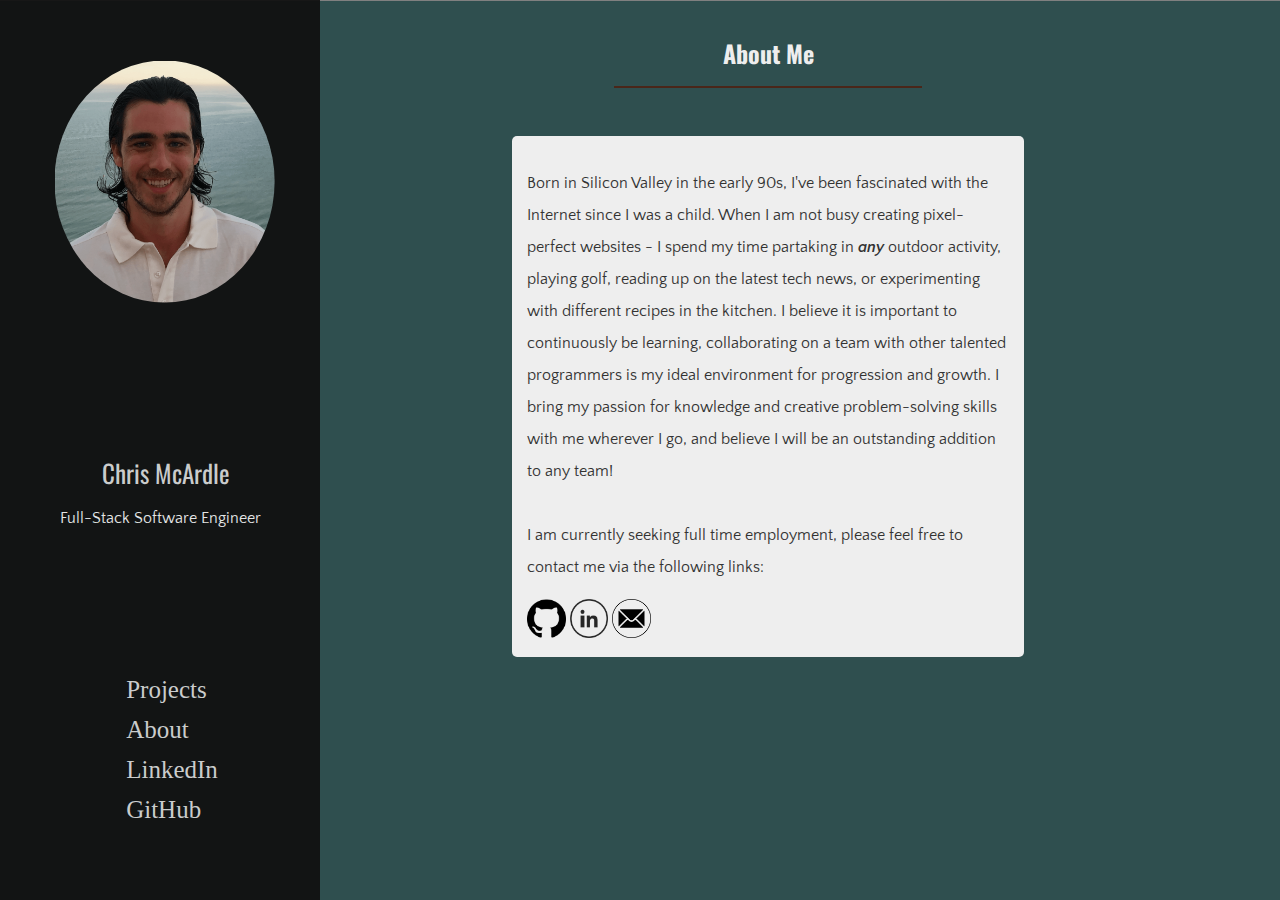
<file: about.html>
<!DOCTYPE html>
<html lang="en">
  <head>
    <!-- Global site tag (gtag.js) - Google Analytics -->
    <script
      async
      src="https://www.googletagmanager.com/gtag/js?id=G-KN9KTQRZEB"
    ></script>
    <script>
      window.dataLayer = window.dataLayer || [];
      function gtag() {
        dataLayer.push(arguments);
      }
      gtag("js", new Date());

      gtag("config", "G-KN9KTQRZEB");
    </script>
    <meta charset="UTF-8" />
    <meta name="viewport" content="width=device-width, initial-scale=1.0" />
    <title>Projects</title>
    <link rel="stylesheet" href="main.css" />
    <link
      href="https://fonts.googleapis.com/css?family=Oswald&display=swap"
      rel="stylesheet"
    />
    <link
      href="https://fonts.googleapis.com/css?family=Quattrocento+Sans&display=swap"
      rel="stylesheet"
    />
    <script src="https://ajax.googleapis.com/ajax/libs/jquery/3.4.1/jquery.min.js"></script>
  </head>
  <body id="about-body">
    <header class="header">
      <nav class="sidenav">
        <div class="sidenav-pic">
          <img id="hs" src="./images/headshot.png" alt="headshot" />
        </div>
        <div class="sidenav-pic2">
          <span class="nameHeader"><a href="index.html">Chris McArdle</a></span>
          <p>Full-Stack Software Engineer</p>
        </div>

        <div class="links">
          <ul id="linkList" class="linkList">
            <li class="navLinks hidden">
              <a href="projects.html">Projects</a>
            </li>
            <li class="navLinks hidden"><a href="about.html">About</a></li>
            <li class="navLinks hidden">
              <a href="https://www.linkedin.com/in/chris-mcardle-6a613230/" target='_blank'
                >LinkedIn</a
              >
            </li>
            <li class="navLinks hidden">
              <a href="https://github.com/ctmq75" target='_blank'>GitHub</a>
            </li>
          </ul>
        </div>
        <span class="navMenu">
          <button class="burger">&#9776;</button>
        </span>
      </nav>
    </header>
    <main class="addPadding">
      <h2 class="proj-title">About Me</h2>
      <section class="proj-template">
        <p>
          Born in Silicon Valley in the early 90s, I've been fascinated with the
          Internet since I was a child. When I am not busy creating
          pixel-perfect websites - I spend my time partaking in
          <i><b>any</b></i> outdoor activity, playing golf, reading up on the
          latest tech news, or experimenting with different recipes in the
          kitchen. I believe it is important to continuously be learning,
          collaborating on a team with other talented programmers is my ideal
          environment for progression and growth. I bring my passion for
          knowledge and creative problem-solving skills with me wherever I go,
          and believe I will be an outstanding addition to any team!
          <br />
          <br />
          I am currently seeking full time employment, please feel free to
          contact me via the following links:
        </p>
        <div class="contactLinks">
          <a target="_blank" href="https://github.com/ctmq75"
            ><img
              class="contactIcon"
              src="./images/github-logo.png"
              alt="github icon"
          /></a>
          <a
            target="_blank"
            href="https://www.linkedin.com/in/chris-mcardle-6a613230/"
            ><img
              class="contactIcon"
              src="./images/linkedin.png"
              alt="LinkedIn Logo"
          /></a>
          <a target="_blank" href="mailto:christopher.mcardle2@gmail.com"
            ><img class="contactIcon" src="./images/email.png" alt="Email Icon"
          /></a>
        </div>
      </section>
    </main>
    <script src="portfolio.js"></script>
  </body>
</html>
</file>
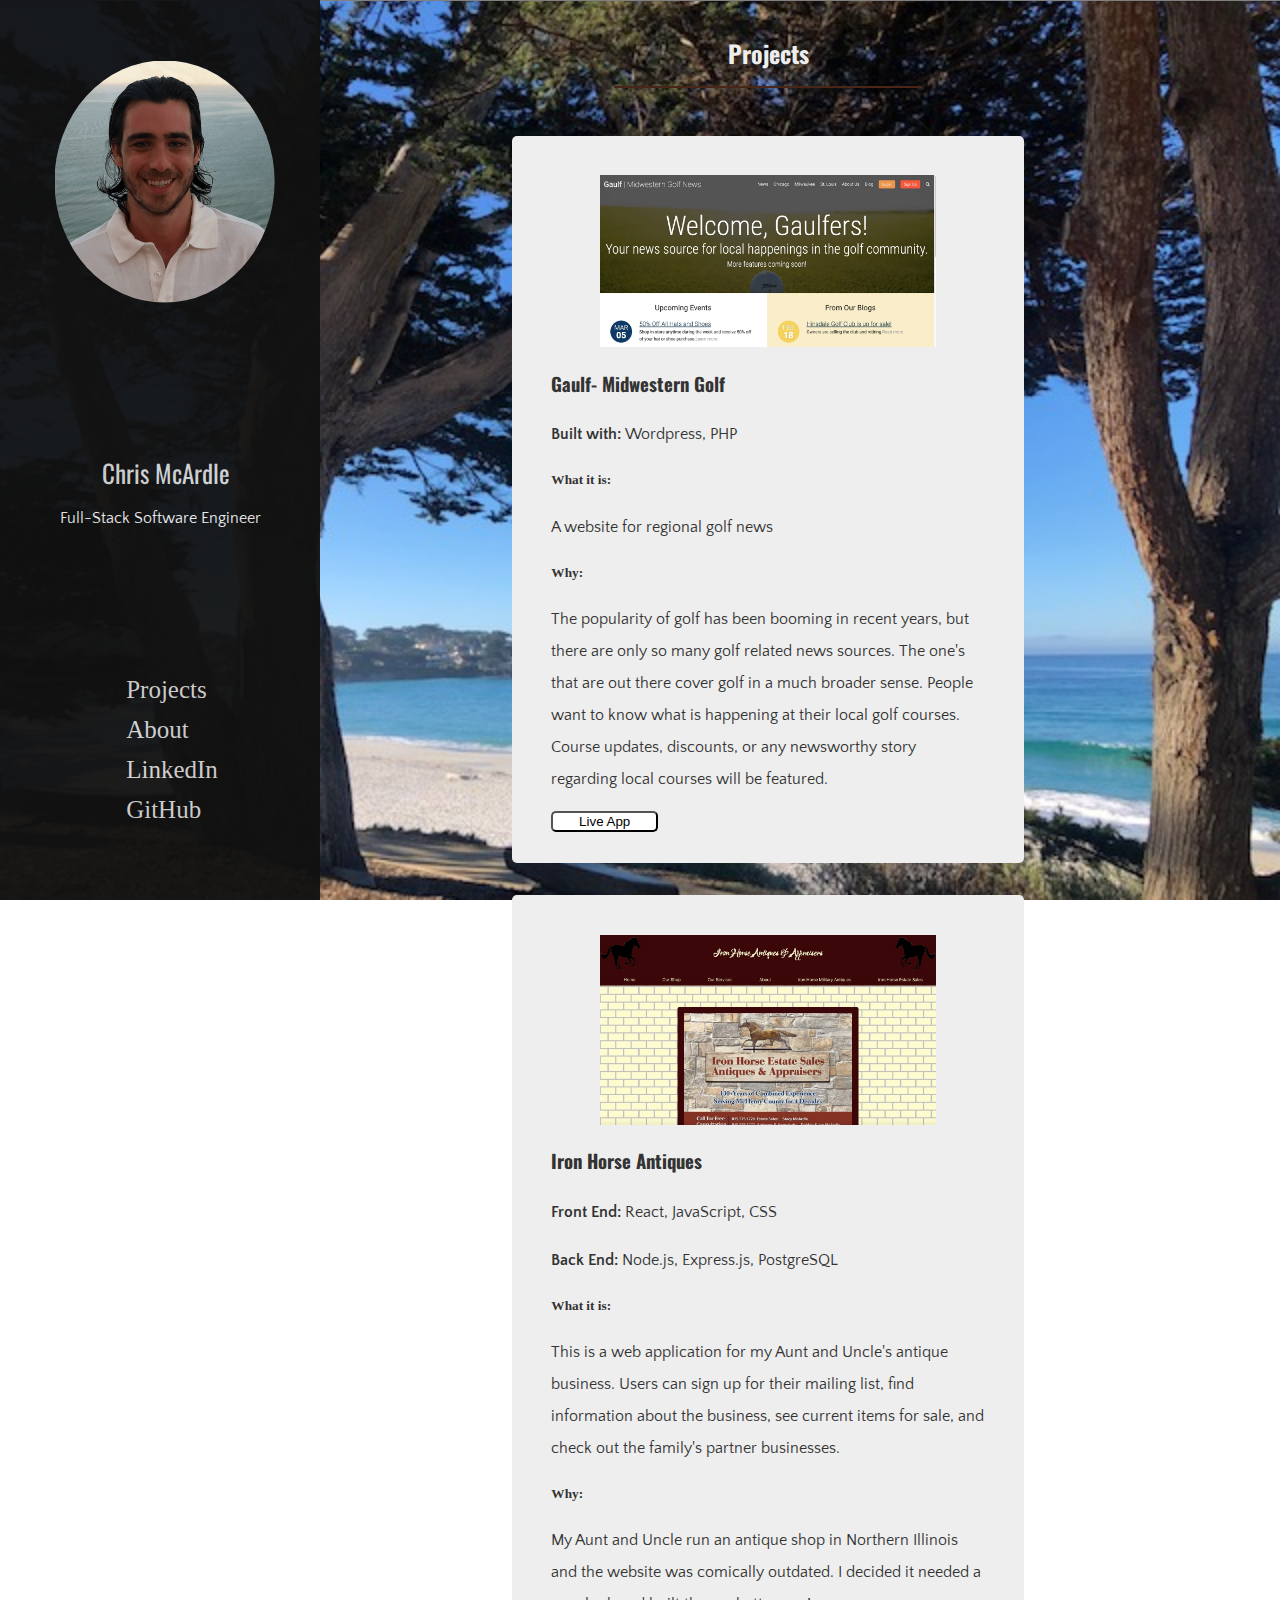
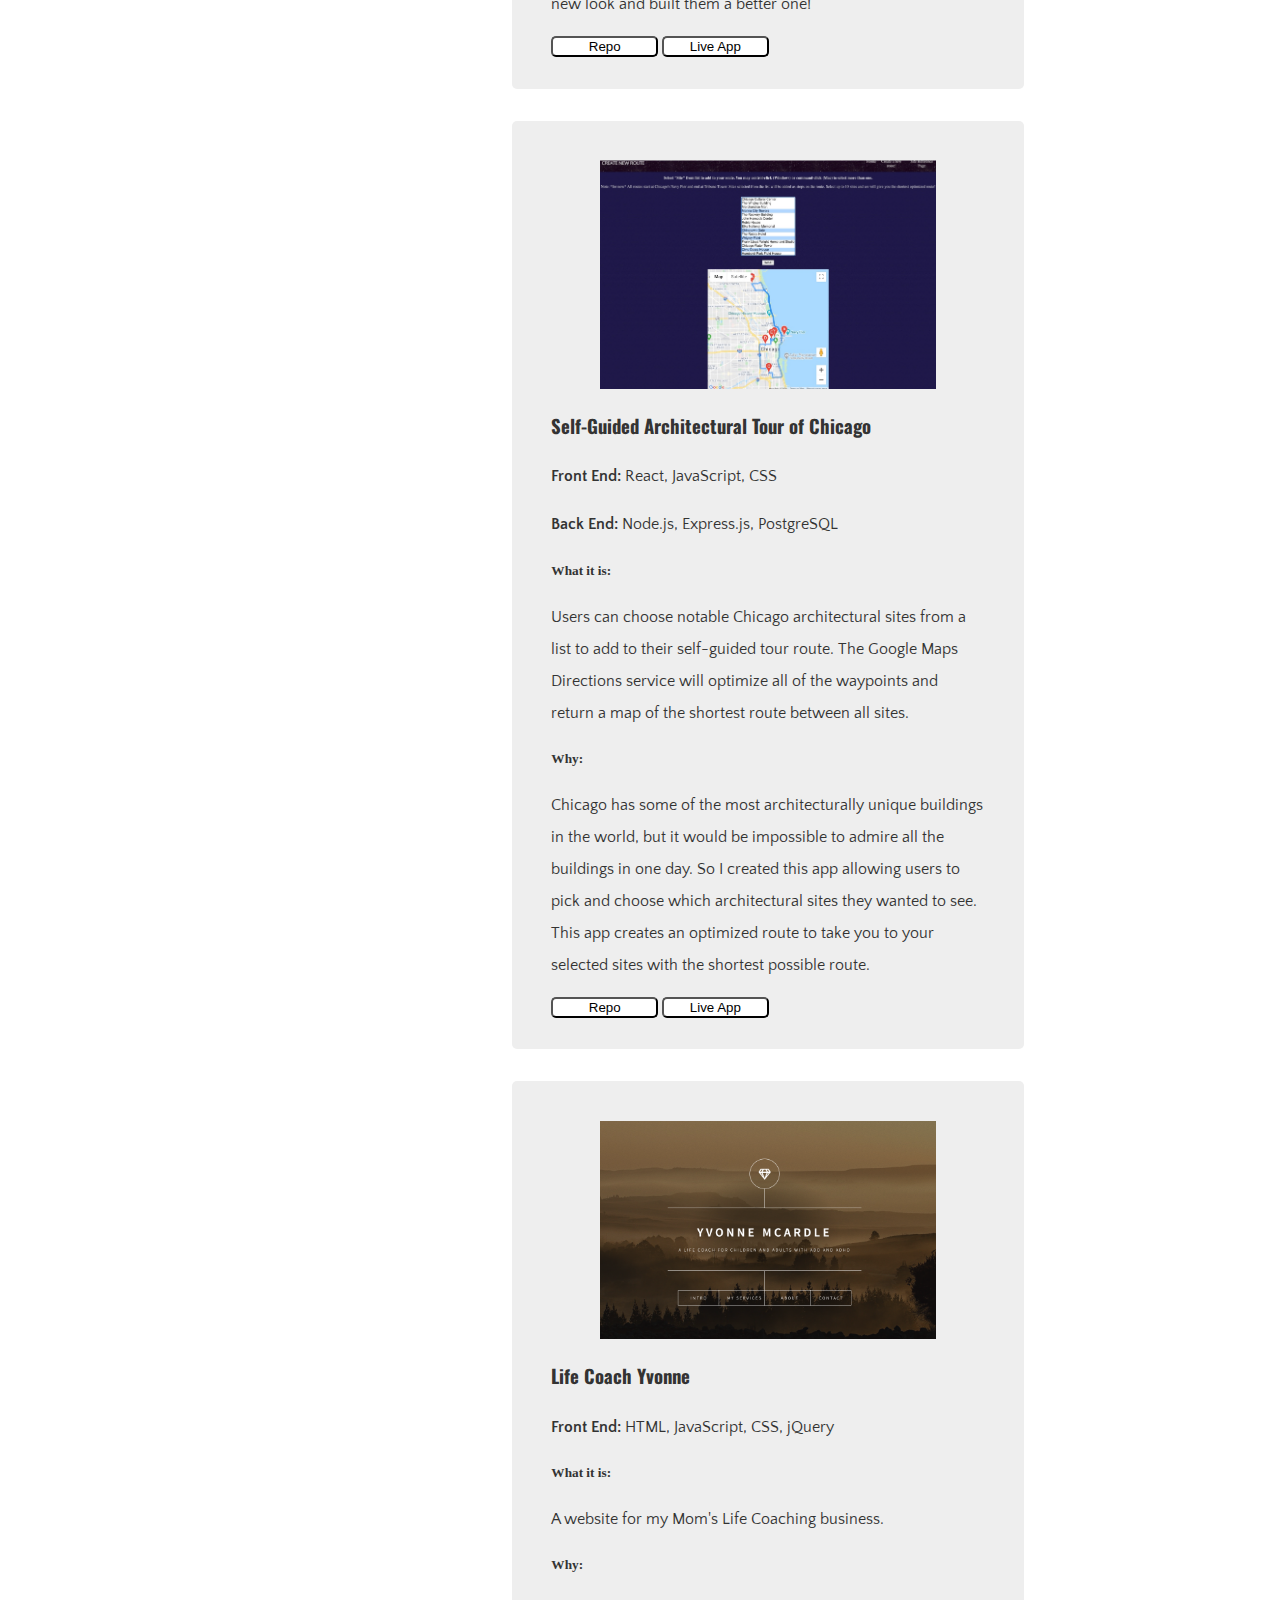
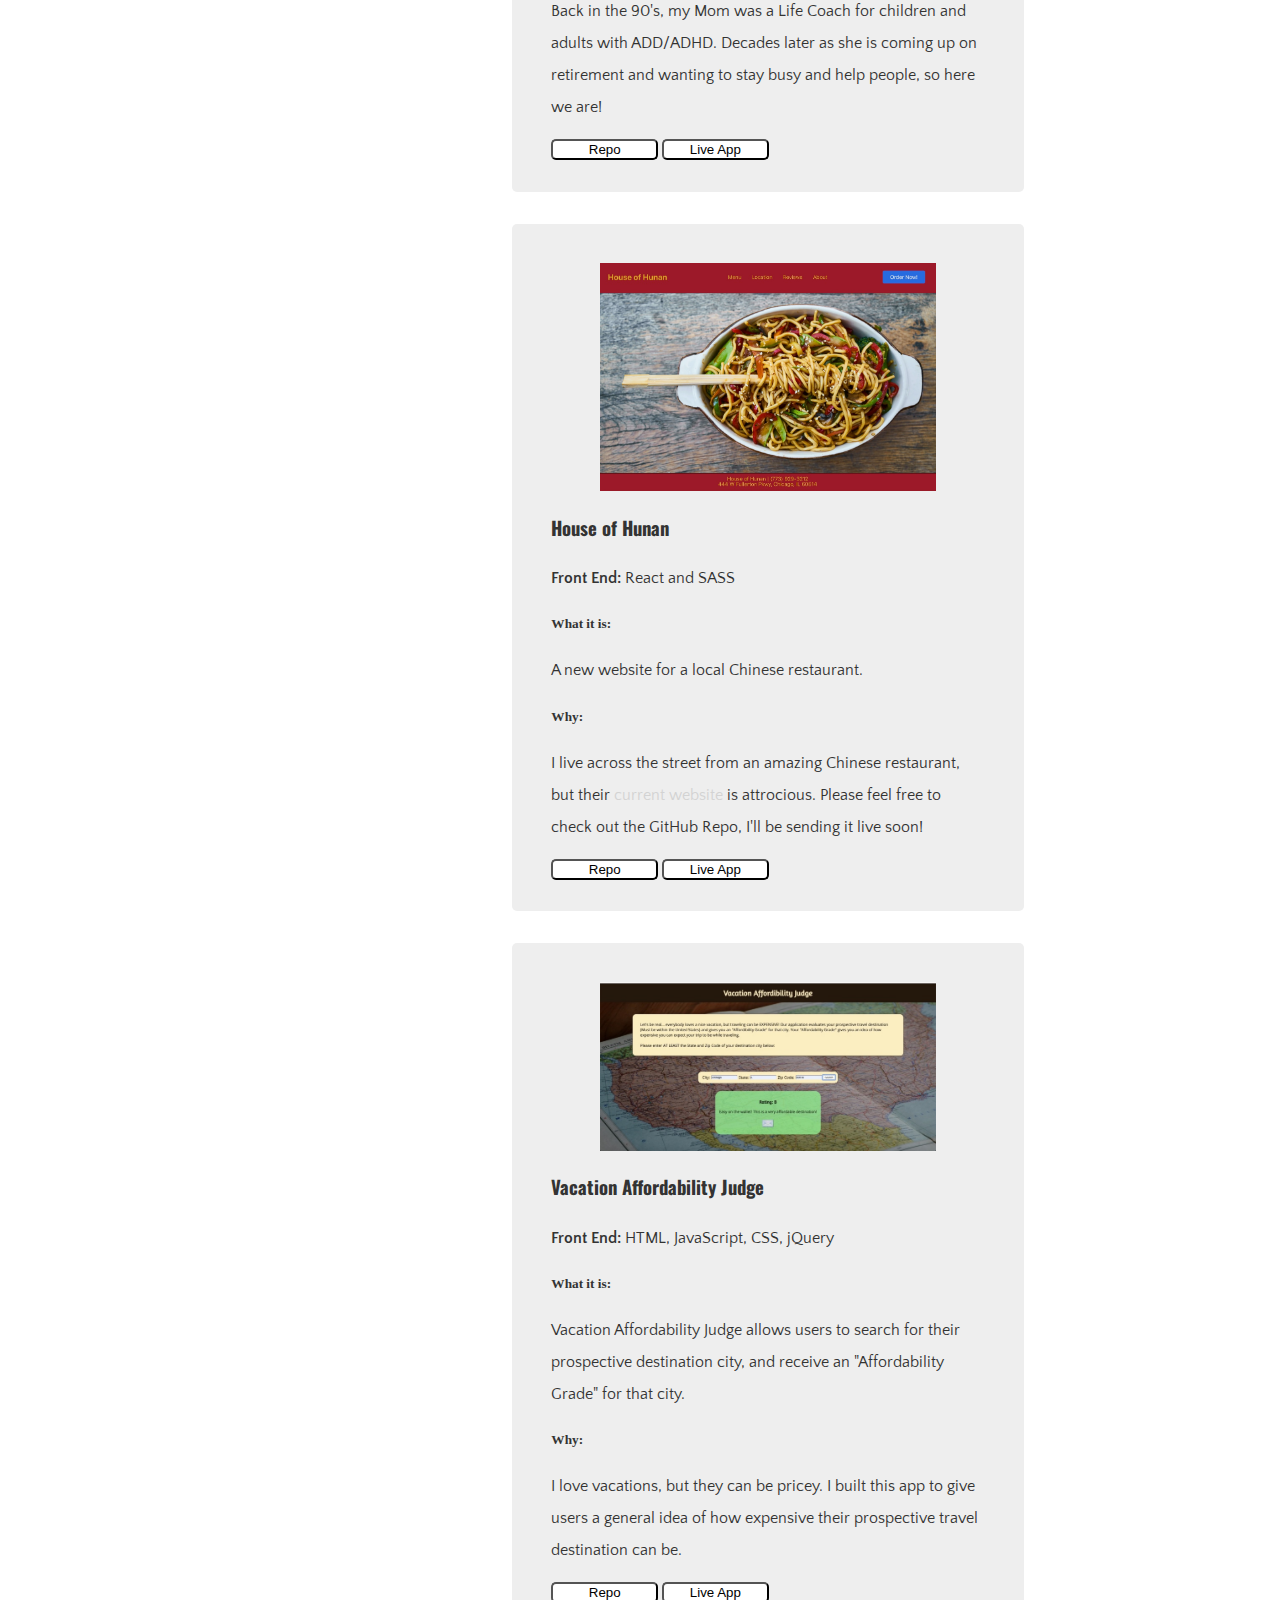
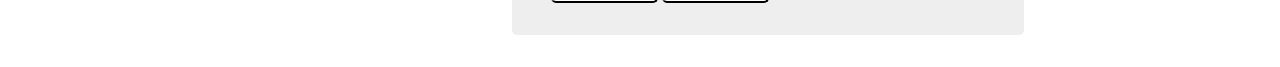
<file: projects.html>
<!DOCTYPE html>
<html lang="en">
  <head>
    <!-- Global site tag (gtag.js) - Google Analytics -->
    <script
      async
      src="https://www.googletagmanager.com/gtag/js?id=G-KN9KTQRZEB"
    ></script>
    <script>
      window.dataLayer = window.dataLayer || [];
      function gtag() {
        dataLayer.push(arguments);
      }
      gtag("js", new Date());

      gtag("config", "G-KN9KTQRZEB");
    </script>
    <meta charset="UTF-8" />
    <meta name="viewport" content="width=device-width, initial-scale=1.0" />
    <title>Projects</title>
    <link rel="stylesheet" href="main.css" />
    <link
      href="https://fonts.googleapis.com/css?family=Oswald&display=swap"
      rel="stylesheet"
    />
    <link
      href="https://fonts.googleapis.com/css?family=Quattrocento+Sans&display=swap"
      rel="stylesheet"
    />
    <script src="https://ajax.googleapis.com/ajax/libs/jquery/3.4.1/jquery.min.js"></script>
  </head>
  <body id="proj-body">
    <header class="header">
      <nav class="sidenav">
        <div class="sidenav-pic">
          <img id="hs" src="./images/headshot.png" alt="headshot" />
        </div>
        <div class="sidenav-pic2">
          <span class="nameHeader"><a href="index.html">Chris McArdle</a></span>
          <p>Full-Stack Software Engineer</p>
        </div>

        <div class="links">
          <ul id="linkList" class="linkList">
            <li class="navLinks hidden">
              <a href="projects.html">Projects</a>
            </li>
            <li class="navLinks hidden"><a href="about.html">About</a></li>
            <li class="navLinks hidden">
              <a href="https://www.linkedin.com/in/chris-mcardle-6a613230/" target='_blank'
                >LinkedIn</a
              >
            </li>
            <li class="navLinks hidden">
              <a href="https://github.com/ctmq75" target='_blank'>GitHub</a>
            </li>
          </ul>
        </div>
        <span class="navMenu">
          <button class="burger">&#9776;</button>
        </span>
      </nav>
    </header>
    <main class="addPadding">
      <h2 class="proj-title">Projects</h2>
      <section class="proj-template">
        <div class="proj-img">
          <img
            class="proj-screenshot"
            src="./images/gaulf.jpg"
            alt="screenshot of Gaulf App"
          />
        </div>
        <div class="proj-desc">
          <h3>Gaulf- Midwestern Golf</h3>
          <div class="technology-icons">
            <p><strong>Built with: </strong> Wordpress, PHP </p>

            <!--
            <img class="techIcon" src="./images/html5.png" alt="HTML5 Logo" />
            <img class="techIcon" src="./images/css.png" alt="CSS3 Logo" />
            <img class="techIcon" src="./images/js.png" alt="JavaScript Logo" />
            <img class="techIcon" src="./images/jquery.png" alt="jQuery Logo" />
            -->
          </div>
          <h5>What it is:</h5>
          <p>A website for regional golf news</p>
          <h5>Why:</h5>
          <p>
            The popularity of golf has been booming in recent years, but there are only so many golf related news sources. The one's that are out there cover golf in a much broader sense. People want to know what is happening at their local golf courses. Course updates, discounts, or any newsworthy story regarding local courses will be featured.
          </p>

          <div class="proj-btns">
            <!--
            <button
              onclick="window.open('https://github.com/ctmq75/coach-yvonne')"
              class="button1 contactMe"
            >
              Repo
            </button>-->
            <button
              onclick="window.open('https://gaulf-78e2e5.ingress-daribow.easywp.com/')"
              class="button1 contactMe"
            >
              Live App
            </button>
          </div>
        </div>
      </section>
      <section class="proj-template">
        <div class="proj-img">
          <img
            class="proj-screenshot"
            src="./images/ironhorsess.jpeg"
            alt="screenshot of Archy App"
          />
        </div>
        <div class="proj-desc">
          <h3>Iron Horse Antiques</h3>
          <div class="technology-icons">
            <p><strong>Front End: </strong> React, JavaScript, CSS </p>
            <p><strong>Back End: </strong> Node.js, Express.js, PostgreSQL </p>
            <!--
            <img class="techIcon" src="./images/react.png" alt="React Logo" />
            <img class="techIcon" src="./images/js.png" alt="JavaScript Logo" />
            <img class="techIcon" src="./images/node.png" alt="Node Logo" />
            <img
              class="techIcon"
              src="./images/express.png"
              alt="express Logo"
            />
            <img class="techIcon" src="./images/pg.jpg" alt="PostgreSQL Logo" />
            -->
          </div>
          <h5>What it is:</h5>
          <p>
            This is a web application for my Aunt and Uncle's antique business.
            Users can sign up for their mailing list, find information about the
            business, see current items for sale, and check out the family's
            partner businesses.
          </p>
          <h5>Why:</h5>
          <p>
            My Aunt and Uncle run an antique shop in Northern Illinois and the
            website was comically outdated. I decided it needed a new look and
            built them a better one!
          </p>

          <div class="proj-btns">
            <button
              onclick="window.open('https://github.com/ctmq75/iron-horse-client')"
              class="button1 contactMe"
            >
              Repo
            </button>
            <button
              onclick="window.open('https://iron-horse.vercel.app/')"
              class="button1 contactMe"
            >
              Live App
            </button>
          </div>
        </div>
      </section>

      <section class="proj-template">
        <div class="proj-img">
          <img
            class="proj-screenshot"
            src="./images/ss.jpeg"
            alt="screenshot of Archy App"
          />
        </div>
        <div class="proj-desc">
          <h3>Self-Guided Architectural Tour of Chicago</h3>
          <div class="technology-icons">
            <p><strong>Front End: </strong> React, JavaScript, CSS </p>
            <p><strong>Back End: </strong> Node.js, Express.js, PostgreSQL </p>
            <!--
            <img class="techIcon" src="./images/react.png" alt="React Logo" />
            <img class="techIcon" src="./images/js.png" alt="JavaScript Logo" />
            <img class="techIcon" src="./images/node.png" alt="Node Logo" />
            <img
              class="techIcon"
              src="./images/express.png"
              alt="express Logo"
            />
            <img class="techIcon" src="./images/pg.jpg" alt="PostgreSQL Logo" />
            -->
          </div>
          <h5>What it is:</h5>
          <p>
            Users can choose notable Chicago architectural sites from a list to
            add to their self-guided tour route. The Google Maps Directions
            service will optimize all of the waypoints and return a map of the
            shortest route between all sites.
          </p>
          <h5>Why:</h5>
          <p>
            Chicago has some of the most architecturally unique buildings in the
            world, but it would be impossible to admire all the buildings in one
            day. So I created this app allowing users to pick and choose which
            architectural sites they wanted to see. This app creates an
            optimized route to take you to your selected sites with the shortest
            possible route.
          </p>

          <div class="proj-btns">
            <button
              onclick="window.open('https://github.com/ctmq75/archy-app')"
              class="button1 contactMe"
            >
              Repo
            </button>
            <button
              onclick="window.open('https://archy-app.vercel.app/')"
              class="button1 contactMe"
            >
              Live App
            </button>
          </div>
        </div>
      </section>
      <section class="proj-template">
        <div class="proj-img">
          <img
            class="proj-screenshot"
            src="./images/yvonneSS.png"
            alt="screenshot of Archy App"
          />
        </div>
        <div class="proj-desc">
          <h3>Life Coach Yvonne</h3>
          <div class="technology-icons">
            <p><strong>Front End: </strong> HTML, JavaScript, CSS, jQuery </p>
            <!--
            <img class="techIcon" src="./images/html5.png" alt="HTML5 Logo" />
            <img class="techIcon" src="./images/css.png" alt="CSS3 Logo" />
            <img class="techIcon" src="./images/js.png" alt="JavaScript Logo" />
            <img class="techIcon" src="./images/jquery.png" alt="jQuery Logo" />
            -->
          </div>
          <h5>What it is:</h5>
          <p>A website for my Mom's Life Coaching business.</p>
          <h5>Why:</h5>
          <p>
            Back in the 90's, my Mom was a Life Coach for children and adults with ADD/ADHD. Decades later as she is coming up on retirement and wanting to stay busy and help people, so here we are! 
          </p>

          <div class="proj-btns">
            <button
              onclick="window.open('https://github.com/ctmq75/coach-yvonne')"
              class="button1 contactMe"
            >
              Repo
            </button>
            <button
              onclick="window.open('https://ctmq75.github.io/coach-yvonne/#')"
              class="button1 contactMe"
            >
              Live App
            </button>
          </div>
        </div>
      </section>
      <section class="proj-template">
        <div class="proj-img">
          <img
            class="proj-screenshot"
            src="./images/hunanSS.jpg"
            alt="screenshot of Archy App"
          />
        </div>
        <div class="proj-desc">
          <h3>House of Hunan</h3>
          <div class="technology-icons">
            <p><strong>Front End: </strong> React and SASS </p>
            <!--
            <img class="techIcon" src="./images/html5.png" alt="HTML5 Logo" />
            <img class="techIcon" src="./images/css.png" alt="CSS3 Logo" />
            <img class="techIcon" src="./images/js.png" alt="JavaScript Logo" />
            <img class="techIcon" src="./images/jquery.png" alt="jQuery Logo" />
            -->
          </div>
          <h5>What it is:</h5>
          <p>A new website for a local Chinese restaurant.</p>
          <h5>Why:</h5>
          <p>
            I live across the street from an amazing Chinese restaurant, but their <a htarget='_blank' href='https://www.houseofhunanchicago.com/'>current website</a> is attrocious. Please feel free to check out the GitHub Repo, I'll be sending it live soon!
          </p>
          <div class="proj-btns">
            <button
              onclick="window.open('https://github.com/ctmq75/HouseOfHunan')"
              class="button1 contactMe"
            >
              Repo
            </button>
            <button
              onclick="window.open('https://angry-hoover-2b0d22.netlify.app/')"
              class="button1 contactMe"
            >
              Live App
            </button>

          </div>
        </div>
      </section>

      <section class="proj-template">
        <div class="proj-img">
          <img
            class="proj-screenshot"
            src="./images/vaca.jpeg"
            alt="screenshot of Vacation Affordibility Judge"
          />
        </div>
        <div class="proj-desc">
          <h3>Vacation Affordability Judge</h3>
          <div class="technology-icons">
            <p><strong>Front End: </strong> HTML, JavaScript, CSS, jQuery </p>
            <!--
            <img class="techIcon" src="./images/html5.png" alt="HTML5 Logo" />
            <img class="techIcon" src="./images/css.png" alt="CSS3 Logo" />
            <img class="techIcon" src="./images/js.png" alt="JavaScript Logo" />
            <img class="techIcon" src="./images/jquery.png" alt="jQuery Logo" />
            -->
          </div>
          <h5>What it is:</h5>
          <p>
            Vacation Affordability Judge allows users to search for their
            prospective destination city, and receive an "Affordability Grade"
            for that city.
          </p>
          <h5>Why:</h5>
          <p>
            I love vacations, but they can be pricey. I built this app to give
            users a general idea of how expensive their prospective travel
            destination can be.
          </p>
          <div class="proj-btns">
            <button
              onclick="window.open('https://github.com/ctmq75/Vacation-Affordibility-Judge')"
              class="button1 contactMe"
            >
              Repo
            </button>
            <button
              onclick="window.open('https://ctmq75.github.io/Vacation-Affordibility-Judge/')"
              class="button1 contactMe"
            >
              Live App
            </button>
          </div>
        </div>
      </section>
    </main>
    <script src="portfolio.js"></script>
  </body>
</html>
</file>
<file: main.css>
* {
  box-sizing: border-box;
}

#hs {
  border-radius: 50%;
  width: 25%;
  height: auto;
  padding: .4em;
}
.sidenav-pic {
    margin-left: 3%;
}
.sidenav-pic2 p{
    display: none;
}

.sidenav {
  height: 20%;
  width: 100%;
  z-index: 1;
  top: 0;
  left: 0;
  background-color: #111;
  display: flex;
  justify-content: space-around;
  align-items: center;
  opacity: 75%;
}

.links {
  text-align: left;
}

.sidenav a {
  padding: 6px 8px 6px 16px;
  text-decoration: none;
  font-size: 1.3em;
}

.sidenav a:hover {
  color: #f1f1f1;
}

#wholePage {
  background: linear-gradient(rgba(0, 0, 0, 0.5), rgba(0, 0, 0, 0.5)),
    url(./images/tunnelchicago.jpg);
  background-position: center;
  background-repeat: no-repeat;
  background-size: cover;
  height: 100%;
  overflow: scroll;
}

li {
  margin-right: 1.5em;
}

body {
  margin: 0;
}

#tagline {
  font-size: 2.5em;
  font-family: "Oswald", sans-serif;
  color: #eeeeee;
}

.header {
  border-bottom: 1px solid grey;
  border-width: 90%;
  background-color: #333333;
  background-image: url([data-uri]);
}

.active {
  display: none;
}
.burger {
  color: black;
  background-color: rgb(56, 130, 153);
  border: 1px solid black;
  border-radius: 5px;
  font-size: medium;
}

.navbar {
  display: flex;
  align-items: center;
  justify-content: space-between;
}

.navMenu {
    margin-right: 3%;
}

.hidden {
  display: none;
}

#linkList {
  list-style-type: none;
  margin-left: auto;
  margin-right: auto;
  display: flex;
  flex-direction: row;
  flex-wrap: wrap;
  overflow: hidden;
}

.proj-title {
  text-align: center;
  margin-right: auto;
  margin-left: auto;
  margin-bottom: 2em;
  padding: 0.6em 0em;
  color: #eeeeee;
  border-bottom: 2px #4a2619 solid;
  width: 60%;
  font-family: "Oswald", sans-serif;
}

#proj-body {
  background-image: url('./images/carmel.jpg');
  background-position-x: center;
  background-attachment: fixed;
  background-size: cover;
}

.proj-screenshot {
  width: 70%;
  height: auto;
}
.proj-template {
  width: 100%;
  padding: 3%;
  margin: 0 auto 2em auto;
  background-color: #eeeeee;
  color: #333333;
  border-radius: 5px;
}

.proj-template p {
  line-height: 2em;
}

.proj-template h3 {
  font-family: "Oswald", sans-serif;
  padding-bottom: 1em;
}

.technology-icons {
  margin-top: -1em;
}

.bio {
  padding: 0.1em;
  max-width: 95%;
  margin-left: auto;
  margin-right: auto;
  color: #eeeeee;
  text-align: center;
}
.proj-img {
  text-align: center;
  padding-top: 1.5em;
}
.proj-desc {
  padding: 0em 1.5em;
}

.techIcon {
  width: 20%;
  height: auto;
}

h1 h2 h4 {
  font-family: "Oswald", sans-serif;
}
p {
  font-family: "Quattrocento Sans", sans-serif;
  line-height: 1.4;
}
a {
  text-decoration: none;
  color: lightgrey;
}

.headName {
  margin-left: 2%;
}

.nameHeader {
  color: lightgrey;
  margin-left: 0.2em;
  font-family: "Oswald", sans-serif;

}
.headlineAndPic {
  text-align: left;
}

.button {
  text-align: center;
  padding-bottom: 1em;
}
.button1 {
  width: 8em;
  height: auto;
  overflow: hidden;
  background-color: white;
  border-radius: 5px;
}
.proj-btns {
  padding-bottom: 1em;
}
.contactMe {
  color: black;
}
.contactIcon {
  width: 25%;
  height: auto;
}
#about-body {
  background-color: darkslategrey;
}
.addPadding {
  padding-left: 10%;
  width: 90%;
}

@media only screen and (min-width: 500px) {
    .sidenav-pic2 {
        display: flex;
        flex-direction: column;
        text-align: center;
        color: #eeeeee;
    }
    .sidenav-pic2 p{
        display: flex;
    }

#hs {
    border-radius: 50%;
    width: 15%;
    height: auto;
  }
  .addPadding {
    padding-left: 40%;
    width: 90%;
  }
  .hidden {
    display: flex;
    justify-content: start;
  }

  #hs {
    border-radius: 50%;
    width: 75%;
    height: auto;
  }
  .sidenav-pic {
    text-align: center;
    padding-bottom: 2em;
    display: inline;
  }

  .sidenav {
    display: flex;
    flex-direction: column;
    height: 100%;
    width: 25%;
    position: fixed;
    z-index: 1;
    top: 0;
    left: 0;
    background-color: #111;
    opacity: 95%;
  }

  .links {
    display: flex;
    flex-direction: column;
    text-align: center;
  }

  .sidenav a {
    padding: 6px 8px 6px 16px;
    text-decoration: none;
    font-size: 25px;
  }

  .sidenav a:hover {
    color: #f1f1f1;
  }

  .bio {
    padding: 0.5em;
    max-width: 70%;
    line-height: 1.5em;
  }

  .navLinks {
    list-style-type: none;
  }
  .navMenu {
    display: none;
  }
  .contactIcon {
    width: 15%;
    height: auto;
  }
  .techIcon {
    width: 15%;
    height: auto;
  }

  .proj-template {
    width: 100%;
  }
  #linkList {
    display: block;
    text-align: left;
  }
}

@media only screen and (min-width: 768px) {
  .addPadding {
    padding-left: 40%;
    width: 80%;
  }
  .contactIcon {
    width: 8%;
    height: auto;
  }
  .techIcon {
    width: 7%;
    height: auto;
  }
  .proj-template {
    width: 100%;
  }
  .bio {
    padding: 0.8em;
  }
}
</file>
